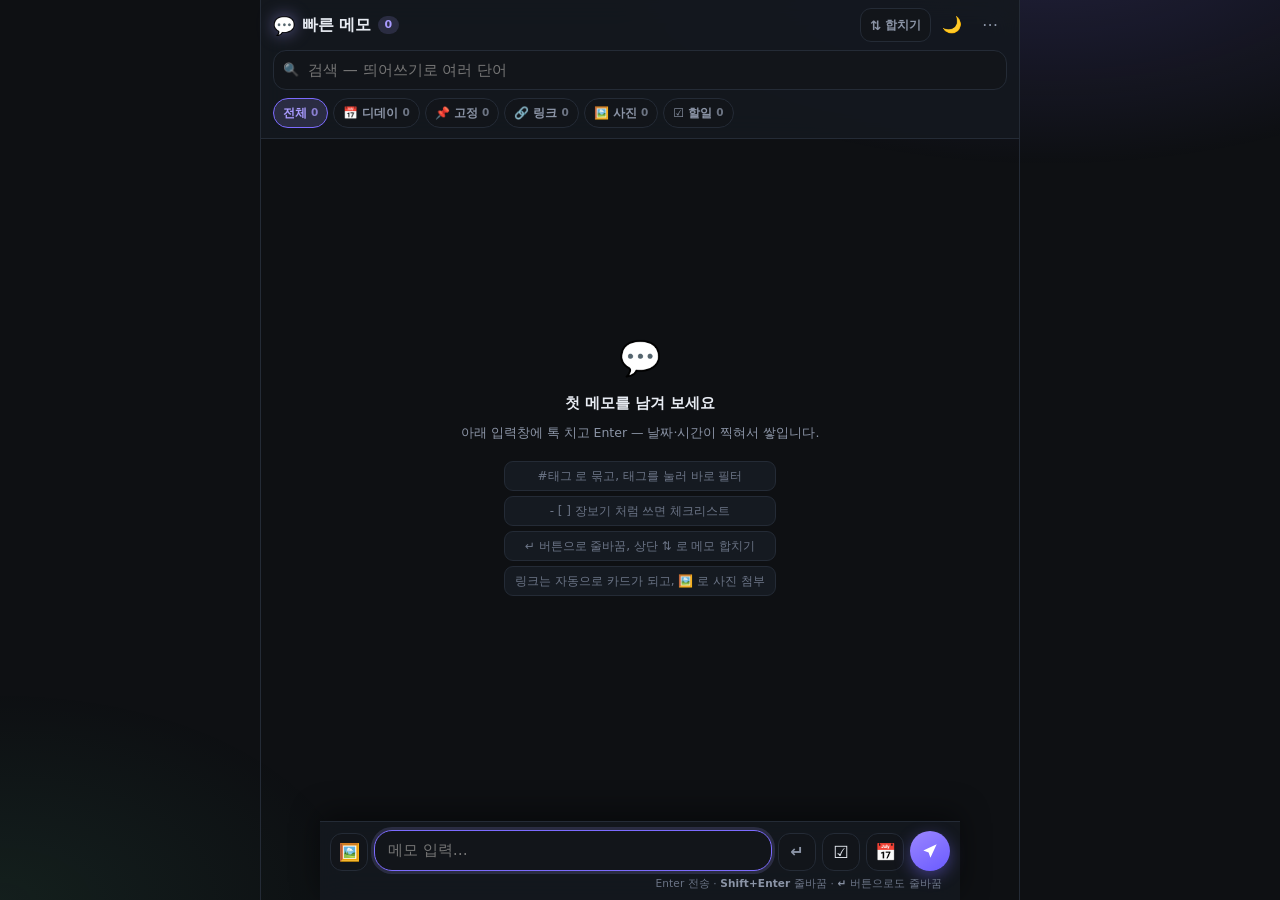
<file: index.html>
<!DOCTYPE html>
<html lang="ko" data-theme="dark">
<head>
<meta charset="UTF-8" />
<meta name="viewport" content="width=device-width, initial-scale=1.0, viewport-fit=cover, maximum-scale=1" />
<title>빠른 메모 — 채팅처럼 초고속 메모</title>
<meta name="description" content="카톡 '나에게 쓰기' 대신 쓰는 채팅형 초고속 메모장. 실시간 검색·태그·사진·할일·백업, 폰 안에만 저장." />
<meta name="theme-color" content="#0e1013" />
<meta name="apple-mobile-web-app-capable" content="yes" />
<meta name="apple-mobile-web-app-status-bar-style" content="black-translucent" />
<meta name="apple-mobile-web-app-title" content="빠른 메모" />
<meta name="mobile-web-app-capable" content="yes" />
<link rel="manifest" href="manifest.webmanifest" />
<link rel="icon" href="icons/icon-192.png" sizes="192x192" />
<link rel="apple-touch-icon" href="icons/icon-180.png" />
<link rel="stylesheet" href="styles.css?v=10" />
</head>
<body>
<div class="app" id="app">

  <header class="topbar">
    <div class="toprow">
      <div class="brand">
        <span class="logo">💬</span>
        <span class="brandname">빠른 메모</span>
        <span class="badge" id="totalBadge">0</span>
      </div>
      <div class="topbtns">
        <button class="iconbtn mergebtn" id="btnMerge" title="메모 합치기" aria-label="메모 합치기"><span class="mi">⇅</span><span class="mlabel">합치기</span></button>
        <button class="iconbtn" id="btnTheme" title="테마 전환" aria-label="테마 전환">🌙</button>
        <button class="iconbtn" id="btnMenu" title="더보기" aria-label="더보기">⋯</button>
      </div>
    </div>

    <div class="searchbox">
      <span class="sicon" aria-hidden="true">🔍</span>
      <input id="q" type="text" inputmode="search" placeholder="검색 — 띄어쓰기로 여러 단어" autocomplete="off" autocorrect="off" spellcheck="false" enterkeyhint="search" />
      <span class="qcount" id="qcount"></span>
      <button class="qclear" id="qclear" aria-label="검색 지우기" hidden>✕</button>
    </div>

    <div class="chips" id="chips" role="tablist" aria-label="빠른 필터"></div>

    <div class="ddaybanner" id="ddayBanner" role="button" tabindex="0" aria-label="가장 가까운 디데이 메모로 이동" hidden></div>
  </header>

  <main class="list" id="list" aria-live="polite"></main>

  <button class="jump" id="jumpBottom" hidden>↓ 최신</button>

  <div class="toast" id="toast" role="status" hidden>
    <span class="toast-msg" id="toastMsg"></span>
    <button class="toast-act" id="toastAct">실행취소</button>
  </div>

  <footer class="composer" id="composer">
    <div class="editbar" id="editbar" hidden>
      <span>✏️ 수정 중</span>
      <button id="editCancel">취소</button>
    </div>
    <div class="mergebar" id="mergebar" hidden>
      <div class="mrow1">
        <b id="mergeCount">0개 선택</b>
        <label class="mtoggle"><input type="checkbox" id="mergeDelOrig" checked /><span>원본 삭제</span></label>
      </div>
      <button class="mergego" id="mergeGo" disabled>선택한 0개 합치기</button>
    </div>
    <div class="ddaychip" id="ddayChip" hidden>
      <span id="ddayChipText">📅</span>
      <button id="ddayChipClear" type="button" aria-label="디데이 취소">✕</button>
    </div>
    <div class="attach" id="attach" hidden>
      <img id="attachImg" alt="첨부 미리보기" />
      <button id="attachRemove" aria-label="첨부 취소">✕</button>
    </div>
    <div class="inputrow">
      <button class="cbtn" id="btnPhoto" title="사진 첨부" aria-label="사진 첨부">🖼️</button>
      <textarea id="input" rows="1" placeholder="메모 입력…" enterkeyhint="send" autocapitalize="sentences" spellcheck="false" autocorrect="off"></textarea>
      <button class="cbtn nl" id="btnNewline" title="줄바꿈 (Shift+Enter)" aria-label="줄바꿈">↵</button>
      <button class="cbtn" id="btnTodo" title="할일 추가" aria-label="할일 추가">☑️</button>
      <button class="cbtn dbtn" id="btnDday" title="디데이 날짜" aria-label="디데이 날짜 지정">📅</button>
      <button class="send" id="btnSend" title="전송" aria-label="전송">
        <svg viewBox="0 0 24 24" width="20" height="20" aria-hidden="true"><path d="M4 11.5 20 4l-7.5 16-2.2-6.3L4 11.5Z" fill="currentColor"/></svg>
      </button>
    </div>
    <div class="inputhint" id="inputhint">Enter 전송 · <b>Shift+Enter</b> 줄바꿈 · <b>↵</b> 버튼으로도 줄바꿈</div>
    <input type="date" id="ddayInput" class="ddaypick" tabindex="-1" aria-hidden="true" />
    <input type="file" id="fileInput" accept="image/*" hidden />
    <input type="file" id="importInput" accept="application/json,.json" hidden />
  </footer>
</div>

<div class="lightbox" id="lightbox" hidden><img id="lightboxImg" alt="" /></div>

<div class="sheetback" id="sheetback" hidden></div>
<div class="sheet" id="sheet" hidden>
  <div class="sheet-grab"></div>
  <h2>더보기</h2>
  <button class="sheetitem" data-act="export"><span>💾</span><div><b>JSON 백업 내보내기</b><small>메모·사진 전부 파일 하나로</small></div></button>
  <button class="sheetitem" data-act="import"><span>📥</span><div><b>JSON 가져오기</b><small>백업 파일 합치기 (중복은 건너뜀)</small></div></button>
  <button class="sheetitem" data-act="trash"><span>🗑️</span><div><b>휴지통</b><small id="trashCount">삭제한 메모 복원·완전삭제</small></div></button>
  <button class="sheetitem" data-act="banner"><span>📅</span><div><b>디데이 배너</b><small id="bannerState">가장 가까운 디데이를 상단에 표시</small></div></button>
  <button class="sheetitem" data-act="theme"><span>🎨</span><div><b>테마 전환</b><small>다크 ↔ 라이트</small></div></button>
  <div class="sheetinfo" id="sheetInfo">저장 위치: 이 브라우저 안 (서버 전송 없음)</div>
  <button class="sheetclose" id="sheetClose">닫기</button>
</div>

<script src="app.js?v=10"></script>
</body>
</html>
</file>
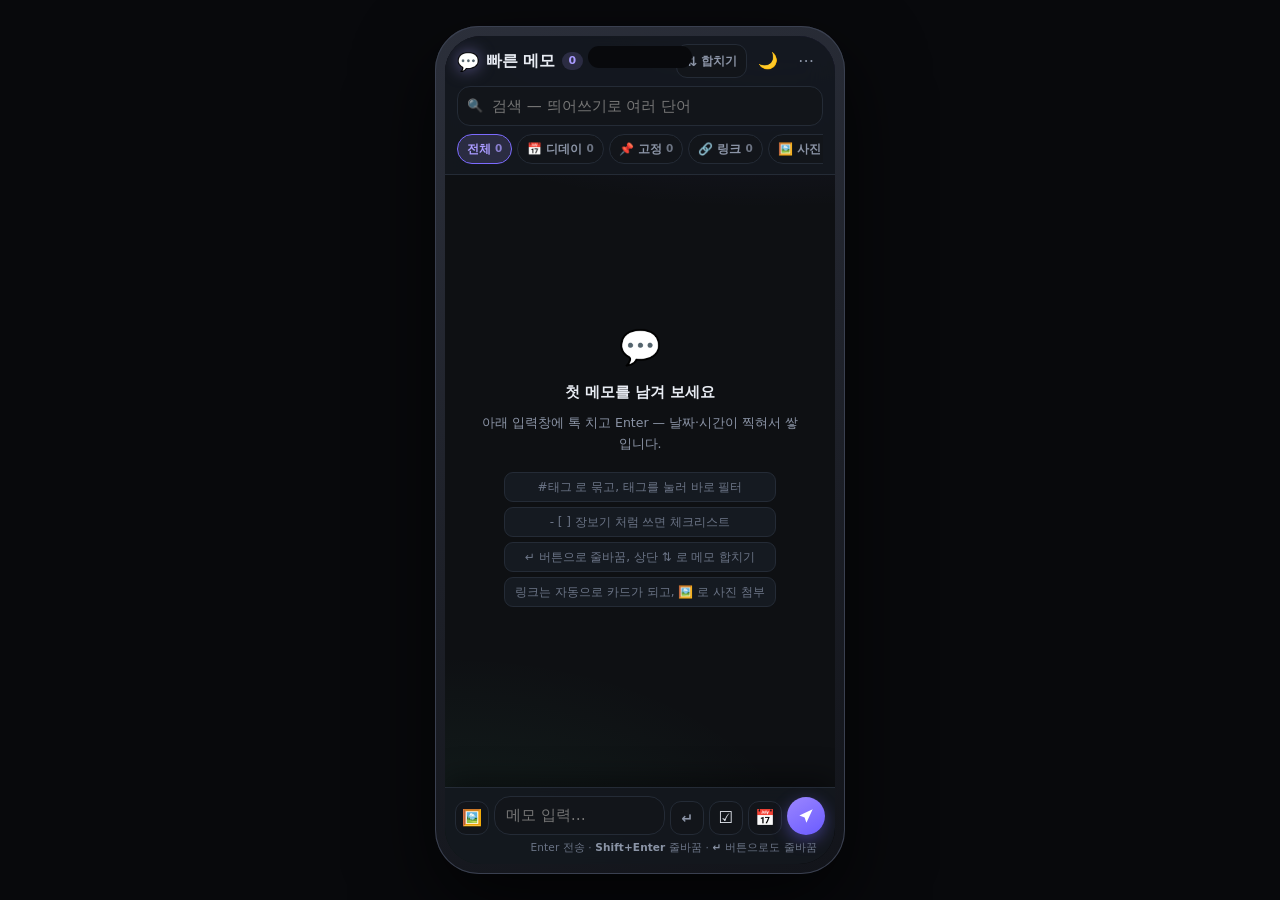
<file: _preview.html>
<!DOCTYPE html>
<html lang="ko">
<head>
<meta charset="utf-8" />
<title>미리보기</title>
<style>
  html,body{margin:0;height:100%;background:#08090c;display:grid;place-items:center;font-family:system-ui,sans-serif}
  .phone{width:390px;height:828px;border-radius:44px;padding:10px;background:linear-gradient(160deg,#2b2f3a,#12141a);box-shadow:0 30px 80px rgba(0,0,0,.7), 0 0 0 1px #3a4050 inset}
  .screen{width:100%;height:100%;border-radius:36px;overflow:hidden;background:#0e1013;position:relative}
  iframe{width:100%;height:100%;border:0;display:block}
  .notch{position:absolute;top:10px;left:50%;transform:translateX(-50%);width:104px;height:22px;border-radius:20px;background:#08090c;z-index:5}
</style>
</head>
<body>
<div class="phone"><div class="screen"><div class="notch"></div><iframe src="./" title="빠른 메모 미리보기"></iframe></div></div>
</body>
</html>
</file>
<file: styles.css>
/* ===== 빠른 메모 — 채팅형 초고속 메모장 ===== */
:root {
  --bg: #0e1013;
  --bg2: #12151a;
  --panel: rgba(20, 24, 31, .92);
  --panel-solid: #151a21;
  --bubble: #1e2532;
  --bubble-me: linear-gradient(160deg, #2a2f52, #23304a);
  --line: #242b36;
  --text: #e8ecf3;
  --muted: #8b94a6;
  --muted2: #6b7486;
  --accent: #a99bff;
  --accent-solid: #7c6bff;
  --accent-soft: rgba(169, 155, 255, .16);
  --yellow: #ffd75e;
  --hl0: rgba(255, 206, 60, .32);
  --hl1: rgba(169, 155, 255, .40);
  --hl2: rgba(94, 234, 170, .28);
  --hl3: rgba(96, 180, 255, .30);
  --danger: #ff6b81;
  --ok: #4ade80;
  --dday-soon-txt: #ffc04a;
  --dday-today-txt: #ff8296;
  --shadow: 0 -8px 30px rgba(0, 0, 0, .45);
  --radius: 16px;
  --safe-b: env(safe-area-inset-bottom, 0px);
  --safe-t: env(safe-area-inset-top, 0px);
}
html[data-theme="light"] {
  --bg: #f4f5f8;
  --bg2: #ffffff;
  --panel: rgba(255, 255, 255, .92);
  --panel-solid: #ffffff;
  --bubble: #ffffff;
  --bubble-me: linear-gradient(160deg, #eae6ff, #e2ebff);
  --line: #e4e7ee;
  --text: #1a1d24;
  --muted: #6b7280;
  --muted2: #9096a3;
  --accent: #6d5bff;
  --accent-solid: #6d5bff;
  --accent-soft: rgba(109, 91, 255, .12);
  --yellow: #b8860b;
  --hl0: rgba(255, 214, 92, .65);
  --hl1: rgba(179, 164, 255, .55);
  --hl2: rgba(74, 222, 128, .40);
  --hl3: rgba(96, 180, 255, .40);
  --shadow: 0 -8px 24px rgba(20, 26, 40, .08);
  --dday-soon-txt: #a86800;
  --dday-today-txt: #d92b45;
}

* { box-sizing: border-box; -webkit-tap-highlight-color: transparent; }
html, body { height: 100%; }
body {
  margin: 0;
  background: var(--bg);
  color: var(--text);
  font-family: system-ui, -apple-system, "Apple SD Gothic Neo", "Malgun Gothic", "Noto Sans KR", sans-serif;
  font-size: 15px;
  line-height: 1.5;
  overscroll-behavior-y: none;
  -webkit-font-smoothing: antialiased;
}
button { font: inherit; color: inherit; background: none; border: 0; cursor: pointer; }
input, textarea { font: inherit; color: inherit; }
b { font-weight: 700; }

/* subtle background glow */
body::before {
  content: "";
  position: fixed; inset: 0;
  background:
    radial-gradient(700px 340px at 82% -8%, rgba(124, 107, 255, .18), transparent 70%),
    radial-gradient(520px 300px at 0% 100%, rgba(94, 234, 170, .07), transparent 70%);
  pointer-events: none;
  z-index: 0;
}

.app { position: relative; z-index: 1; display: flex; flex-direction: column; height: 100dvh; }

/* ===== 상단 고정 (브랜드 + 검색 + 칩) ===== */
.topbar {
  position: sticky; top: 0; z-index: 30;
  padding: calc(var(--safe-t) + 8px) 12px 6px;
  background: var(--panel);
  backdrop-filter: blur(14px) saturate(140%);
  -webkit-backdrop-filter: blur(14px) saturate(140%);
  border-bottom: 1px solid var(--line);
}
.toprow { display: flex; align-items: center; justify-content: space-between; gap: 8px; }
.brand { display: flex; align-items: center; gap: 7px; min-width: 0; }
.logo { font-size: 18px; filter: drop-shadow(0 0 8px rgba(169,155,255,.5)); }
.brandname { font-weight: 800; letter-spacing: -.2px; font-size: 16px; }
.badge {
  font-size: 11px; font-weight: 700; color: var(--accent);
  background: var(--accent-soft); padding: 1px 7px; border-radius: 999px;
}
.topbtns { display: flex; gap: 4px; align-items: center; }
.iconbtn {
  width: 34px; height: 34px; border-radius: 11px; font-size: 16px;
  display: grid; place-items: center; color: var(--muted);
  transition: background .15s, color .15s;
}
.iconbtn:hover, .iconbtn:active { background: var(--accent-soft); color: var(--text); }
.iconbtn.mergebtn {
  width: auto; padding: 0 9px; gap: 4px; display: flex; align-items: center;
  font-size: 12px; font-weight: 700; background: var(--bg2);
  border: 1px solid var(--line); color: var(--muted);
}
.iconbtn.mergebtn .mi { font-size: 13px; line-height: 1; }
.iconbtn.mergebtn.on { background: var(--accent-soft); border-color: var(--accent-solid); color: var(--accent); }

.searchbox {
  margin-top: 8px; display: flex; align-items: center; gap: 7px;
  background: var(--bg2); border: 1px solid var(--line);
  border-radius: 13px; padding: 0 9px; height: 40px;
  transition: border-color .15s, box-shadow .15s;
}
.searchbox:focus-within { border-color: var(--accent-solid); box-shadow: 0 0 0 3px var(--accent-soft); }
.sicon { font-size: 13px; opacity: .7; }
#q {
  flex: 1; min-width: 0; height: 100%; border: 0; background: none; outline: none;
  font-size: 15px; -webkit-appearance: none;
}
#q::-webkit-search-cancel-button { display: none; }
.qcount { font-size: 11.5px; font-weight: 700; color: var(--accent); white-space: nowrap; padding-right: 4px; }
.qclear {
  flex: none;
  width: 22px; height: 22px; border-radius: 50%; display: grid; place-items: center;
  background: var(--line); color: var(--muted); font-size: 11px;
}

.chips {
  display: flex; gap: 5px; overflow-x: auto; padding: 8px 0 4px;
  scrollbar-width: none; -ms-overflow-style: none;
}
.chips::-webkit-scrollbar { display: none; }
.chip {
  flex: none; display: inline-flex; align-items: center; gap: 4px;
  padding: 5px 9px; border-radius: 999px;
  background: var(--bg2); border: 1px solid var(--line);
  font-size: 12px; font-weight: 600; color: var(--muted);
  white-space: nowrap; transition: all .14s;
}
.chip:active { transform: scale(.96); }
.chip.on { background: var(--accent-soft); border-color: var(--accent-solid); color: var(--accent); }
.chip .n { font-size: 10.5px; opacity: .75; font-weight: 700; }

/* ===== 상단 고정 디데이 배너 ===== */
.ddaybanner {
  display: flex; align-items: center; gap: 6px; min-width: 0;
  margin: 4px 0 2px; padding: 5px 5px 5px 10px; border-radius: 11px;
  background: var(--accent-soft); border: 1px solid rgba(169, 155, 255, .32);
  font-size: 12.5px; font-weight: 700; color: var(--accent);
  cursor: pointer; overflow: hidden;
  transition: background .15s, border-color .15s;
  animation: pop .18s ease-out;
}
.ddaybanner:active { transform: scale(.995); }
.ddaybanner:focus-visible { outline: 2px solid var(--accent-solid); outline-offset: 1px; }
.ddaybanner .db-dday { flex: none; font-size: 12.5px; font-weight: 800; letter-spacing: .2px; }
.ddaybanner .db-title {
  flex: 1 1 auto; min-width: 0; font-weight: 700; color: var(--text);
  overflow: hidden; text-overflow: ellipsis; white-space: nowrap;
}
.ddaybanner .db-date { flex: none; font-size: 11px; font-weight: 700; opacity: .7; }
.ddaybanner .db-more {
  flex: none; font-size: 10.5px; font-weight: 800; padding: 0 5px; border-radius: 6px;
  background: rgba(127, 127, 127, .22); color: inherit;
}
.ddaybanner .dbx {
  flex: none; width: 22px; height: 22px; border-radius: 50%; display: grid; place-items: center;
  font-size: 10px; color: inherit; background: rgba(127, 127, 127, .16);
}
.ddaybanner .dbx:active { background: rgba(127, 127, 127, .3); }
.ddaybanner.soon { background: rgba(255, 176, 32, .13); border-color: rgba(255, 176, 32, .42); color: var(--dday-soon-txt); }
.ddaybanner.today { background: rgba(255, 93, 115, .14); border-color: rgba(255, 93, 115, .46); color: var(--dday-today-txt); }
.ddaybanner.past { background: var(--bg2); border-color: var(--line); color: var(--muted); }
.ddaybanner.past .db-title { color: var(--muted); }

/* ===== 리스트 ===== */
.list {
  flex: 1; overflow-y: auto; padding: 10px 12px calc(120px + var(--safe-b));
  display: flex; flex-direction: column; gap: 8px;
  scroll-behavior: smooth; scrollbar-width: none;
}
.list::-webkit-scrollbar { display: none; }
.daysep {
  position: relative; z-index: 2; align-self: center;
  margin: 10px 0 4px; padding: 3px 12px; border-radius: 999px;
  background: var(--panel-solid); border: 1px solid var(--line);
  font-size: 11.5px; font-weight: 700; color: var(--muted); letter-spacing: .2px;
}
.sectionhead {
  align-self: flex-start; margin: 4px 0 0; font-size: 11.5px; font-weight: 800;
  color: var(--accent); letter-spacing: .3px;
}
.sectionhead + .msg { margin-top: 0; }

.msg {
  display: flex; align-items: flex-end; gap: 6px; justify-content: flex-end;
  position: relative;
  animation: pop .18s ease-out;
}
@keyframes pop { from { opacity: 0; transform: translateY(6px) scale(.99); } to { opacity: 1; transform: none; } }
.msg .time {
  font-size: 10.5px; color: var(--muted2); white-space: nowrap;
  margin-bottom: 4px; display: flex; flex-direction: column; align-items: flex-end; gap: 1px;
}
.msg .flags { font-size: 10px; }

.bubblewrap { max-width: 86%; display: flex; flex-direction: column; gap: 5px; min-width: 0; }
.bubble {
  position: relative;
  background: var(--bubble-me);
  border: 1px solid rgba(169, 155, 255, .18);
  border-radius: 16px 16px 5px 16px;
  padding: 9px 12px;
  font-size: 14.5px; line-height: 1.55;
  word-break: break-word; overflow-wrap: anywhere;
  box-shadow: 0 2px 10px rgba(0, 0, 0, .18);
}
html[data-theme="light"] .bubble { border-color: #d9d3ff; box-shadow: 0 1px 4px rgba(30, 30, 60, .06); }
.bubble.pinned { border-color: var(--accent-solid); box-shadow: 0 0 0 1px var(--accent-soft), 0 4px 14px rgba(124,107,255,.18); }
.bubble p { margin: 0; }
.bubble p + p { margin-top: 3px; }
.bubble .txt p { white-space: pre-wrap; }
.txt a, .linkline a { color: #9fc4ff; text-decoration: underline; text-underline-offset: 2px; word-break: break-all; }
html[data-theme="light"] .txt a { color: #2d5ec7; }

mark.hl0 { background: var(--hl0); color: inherit; border-radius: 3px; padding: 0 1px; }
mark.hl1 { background: var(--hl1); color: inherit; border-radius: 3px; padding: 0 1px; }
mark.hl2 { background: var(--hl2); color: inherit; border-radius: 3px; padding: 0 1px; }
mark.hl3 { background: var(--hl3); color: inherit; border-radius: 3px; padding: 0 1px; }

/* 태그 */
.tagchip {
  display: inline-block; padding: 0 6px; margin: 1px 1px;
  border-radius: 7px; background: var(--accent-soft); color: var(--accent);
  font-size: 13px; font-weight: 700; line-height: 1.5;
}
.tagchip:active { transform: scale(.96); }

/* 링크 카드 */
.linkcard {
  display: flex; align-items: center; gap: 9px;
  margin-top: 7px; padding: 8px 10px; border-radius: 12px;
  background: rgba(255, 255, 255, .05); border: 1px solid rgba(255, 255, 255, .08);
  text-decoration: none; color: inherit; max-width: 100%;
}
html[data-theme="light"] .linkcard { background: #f2f4fb; border-color: #e0e4f2; }
.linkcard:active { transform: scale(.99); }
.linkcard .ic {
  flex: none; width: 30px; height: 30px; border-radius: 9px;
  display: grid; place-items: center; font-size: 15px; background: var(--accent-soft);
}
.linkcard .lcinfo { min-width: 0; }
.linkcard .lchost { font-size: 11px; color: var(--muted); font-weight: 700; letter-spacing: .2px; }
.linkcard .lcpath {
  font-size: 12.5px; overflow: hidden; text-overflow: ellipsis; white-space: nowrap;
  max-width: 52vw; color: var(--text);
}

/* 사진 */
.imgrid { margin-top: 7px; display: flex; flex-direction: column; gap: 4px; }
.imgrid.multi { display: grid; grid-template-columns: 1fr 1fr; }
.thumb {
  margin-top: 7px; border-radius: 12px; overflow: hidden; line-height: 0;
  border: 1px solid rgba(255, 255, 255, .08);
}
.imgrid > .thumb { margin-top: 0; }
.thumb img { width: 100%; max-height: 260px; object-fit: cover; display: block; }
.imgrid.multi .thumb img { max-height: 160px; }

/* 할일 */
.todo {
  display: flex; align-items: flex-start; gap: 8px; padding: 2px 0;
}
.todo + .todo { margin-top: 1px; }
.todo input {
  appearance: none; -webkit-appearance: none; flex: 0 0 auto;
  width: 19px; height: 19px; margin: 2px 0 0; border-radius: 6px;
  border: 1.6px solid var(--muted2); background: transparent; position: relative;
  cursor: pointer; transition: all .14s;
}
.todo input:checked { background: var(--accent-solid); border-color: var(--accent-solid); }
.todo input:checked::after {
  content: ""; position: absolute; left: 5px; top: 1.5px; width: 5px; height: 10px;
  border: solid #fff; border-width: 0 2px 2px 0; transform: rotate(42deg);
}
.todo.done .tlabel { color: var(--muted2); text-decoration: line-through; }
.tlabel { flex: 1 1 auto; min-width: 0; white-space: pre-wrap; word-break: break-word; overflow-wrap: anywhere; }

/* 디데이 배지 */
.ddaybadge {
  display: inline-flex; align-items: center; gap: 6px;
  margin: 0 0 6px; padding: 1px 9px 2px; border-radius: 999px;
  font-size: 12px; font-weight: 800; letter-spacing: .2px; line-height: 1.5;
  border: 1px solid transparent; vertical-align: top;
}
.ddaybadge .db-d { font-size: 12.5px; }
.ddaybadge .db-m { font-size: 10.5px; font-weight: 700; opacity: .8; }
.ddaybadge.future { color: var(--accent); background: var(--accent-soft); border-color: rgba(169, 155, 255, .34); }
.ddaybadge.soon {
  color: #241703; background: linear-gradient(150deg, #ffd75e, #ffb020);
  box-shadow: 0 2px 10px rgba(255, 176, 32, .26);
}
.ddaybadge.today {
  color: #fff; background: linear-gradient(150deg, #ff7d92, #ff4d67);
  box-shadow: 0 3px 14px rgba(255, 77, 103, .38);
  animation: ddaypulse 2.4s ease-in-out infinite;
}
@keyframes ddaypulse {
  0%, 100% { box-shadow: 0 3px 14px rgba(255, 77, 103, .3); }
  50% { box-shadow: 0 3px 20px rgba(255, 77, 103, .6); }
}
@media (prefers-reduced-motion: reduce) { .ddaybadge.today { animation: none; } }
.ddaybadge.past { color: var(--muted2); background: transparent; border-color: var(--line); }
button.ddaybadge:active { transform: scale(.97); }

/* 메시지 도구 */
.tools { display: flex; gap: 3px; justify-content: flex-end; flex-wrap: wrap; }
.tools .acts { display: none; gap: 3px; flex-wrap: wrap; justify-content: flex-end; }
.tools.open .acts { display: flex; }
.tools button {
  font-size: 11px; padding: 2px 7px; border-radius: 7px; color: var(--muted2);
  background: var(--panel-solid); border: 1px solid var(--line); line-height: 1.5;
}
.tools button.more { padding: 0 8px; font-size: 14px; line-height: 1.2; }
.tools button.danger { color: var(--danger); }
.tools button:active { color: var(--text); background: var(--accent-soft); }

/* 빈 화면 */
.empty {
  flex: 1; display: flex; flex-direction: column; align-items: center; justify-content: center;
  gap: 8px; color: var(--muted); text-align: center; padding: 40px 20px;
}
.empty .big { font-size: 34px; }
.empty b { color: var(--text); font-size: 15px; }
.empty small { font-size: 12.5px; line-height: 1.7; }
.empty .tips {
  margin-top: 10px; display: flex; flex-direction: column; gap: 5px;
  font-size: 12px; color: var(--muted2);
}
.empty .tips span { background: var(--panel-solid); border: 1px solid var(--line); border-radius: 9px; padding: 5px 10px; }

/* 선택 모드 */
.msg.selmode { padding-left: 34px; cursor: pointer; }
.msg.selmode .selbox {
  position: absolute; left: 0; bottom: 14px;
  width: 24px; height: 24px; border-radius: 50%;
  border: 1.6px solid var(--muted2); background: var(--bg2); color: #fff;
  font-size: 13px; font-weight: 800; line-height: 1;
  display: grid; place-items: center; transition: all .14s;
}
.msg.selmode.selected .selbox { background: var(--accent-solid); border-color: var(--accent-solid); }
.msg.selmode.selected .bubble { border-color: var(--accent-solid); box-shadow: 0 0 0 2px var(--accent-soft); }
.msg.selmode .time { opacity: .5; }
.msg.selmode .todo input { pointer-events: none; }
.msg.selmode .bubble img { cursor: pointer; }

/* 합친 메모 강조 */
.msg.flash .bubble { animation: flash 1.8s ease-out; }
@keyframes flash {
  0% { box-shadow: 0 0 0 3px var(--accent-solid), 0 0 18px rgba(124, 107, 255, .55); }
  100% { box-shadow: 0 2px 10px rgba(0, 0, 0, .18); }
}

/* 최신으로 */
.jump {
  position: fixed; right: 14px; bottom: calc(112px + var(--safe-b)); z-index: 25;
  padding: 7px 13px; border-radius: 999px; font-size: 12px; font-weight: 700;
  background: var(--accent-solid); color: #fff; box-shadow: 0 6px 20px rgba(124, 107, 255, .45);
}

/* 토스트 */
.toast {
  position: fixed; left: 50%; transform: translateX(-50%);
  bottom: calc(104px + var(--safe-b)); z-index: 60;
  display: flex; align-items: center; gap: 10px;
  background: #1b2130; color: #eef1f8; border: 1px solid #2c3444;
  padding: 9px 12px 9px 14px; border-radius: 12px; font-size: 13px;
  box-shadow: 0 10px 30px rgba(0, 0, 0, .5); animation: pop .18s ease-out;
  max-width: calc(100vw - 30px);
}
.toast-msg { min-width: 0; overflow: hidden; text-overflow: ellipsis; white-space: nowrap; }
.toast-act { color: var(--yellow); font-weight: 800; font-size: 13px; flex: none; }

/* ===== 입력창 ===== */
.composer {
  position: fixed; left: 0; right: 0; bottom: 0; z-index: 40;
  padding: 8px 10px calc(8px + var(--safe-b));
  background: var(--panel); backdrop-filter: blur(16px) saturate(140%);
  -webkit-backdrop-filter: blur(16px) saturate(140%);
  border-top: 1px solid var(--line);
  box-shadow: var(--shadow);
}
.editbar {
  display: flex; align-items: center; justify-content: space-between;
  font-size: 12px; font-weight: 700; color: var(--accent);
  padding: 0 4px 6px;
}
.editbar button { font-size: 12px; font-weight: 700; color: var(--muted); padding: 2px 8px; border-radius: 7px; background: var(--line); }
.mergebar { padding: 0 2px 2px; }
.mergebar .mrow1 {
  display: flex; align-items: center; justify-content: space-between; gap: 8px;
  padding: 0 4px 7px; font-size: 12.5px; color: var(--accent);
}
.mergebar .mrow1 b { font-weight: 800; }
.mtoggle { display: flex; align-items: center; gap: 5px; font-size: 11.5px; font-weight: 700; color: var(--muted); white-space: nowrap; }
.mtoggle input {
  appearance: none; -webkit-appearance: none; flex: none;
  width: 17px; height: 17px; margin: 0; border-radius: 5px; position: relative;
  border: 1.6px solid var(--muted2); background: transparent; cursor: pointer;
}
.mtoggle input:checked { background: var(--accent-solid); border-color: var(--accent-solid); }
.mtoggle input:checked::after {
  content: ""; position: absolute; left: 4.5px; top: 1px; width: 4px; height: 9px;
  border: solid #fff; border-width: 0 2px 2px 0; transform: rotate(42deg);
}
.mergego {
  width: 100%; padding: 11px; border-radius: 12px; font-size: 14px; font-weight: 800;
  color: #fff; background: linear-gradient(150deg, #9b86ff, #6a5bff);
  box-shadow: 0 5px 16px rgba(124, 107, 255, .35); transition: transform .12s, opacity .15s;
}
.mergego:active { transform: scale(.985); }
.mergego:disabled { opacity: .38; box-shadow: none; }
.composer.selmode .inputrow, .composer.selmode .attach, .composer.selmode .ddaychip, .composer.selmode .inputhint { display: none; }
/* 입력창 디데이 칩 */
.ddaychip {
  display: flex; align-items: center; gap: 6px; width: fit-content;
  margin: 0 2px 7px; padding: 2px 4px 2px 10px; border-radius: 999px;
  font-size: 12px; font-weight: 700; white-space: nowrap;
  background: var(--accent-soft); border: 1px solid rgba(169, 155, 255, .34); color: var(--accent);
}
.ddaychip.soon { background: rgba(255, 176, 32, .14); border-color: rgba(255, 176, 32, .42); color: var(--dday-soon-txt); }
.ddaychip.today { background: rgba(255, 93, 115, .14); border-color: rgba(255, 93, 115, .46); color: var(--dday-today-txt); }
.ddaychip.past { background: var(--bg2); border-color: var(--line); color: var(--muted); }
.ddaychip button {
  width: 20px; height: 20px; border-radius: 50%; display: grid; place-items: center;
  font-size: 10px; color: inherit; background: rgba(127, 127, 127, .18);
}
.ddaypick {
  position: absolute; left: 2px; bottom: 6px; width: 1px; height: 1px;
  padding: 0; border: 0; opacity: 0;
}
.attach { position: relative; margin: 0 2px 7px; width: fit-content; }
.attach img { height: 68px; border-radius: 11px; display: block; border: 1px solid var(--line); }
.attach button {
  position: absolute; top: -6px; right: -6px; width: 20px; height: 20px; border-radius: 50%;
  background: var(--danger); color: #fff; font-size: 10px; display: grid; place-items: center;
  box-shadow: 0 2px 8px rgba(0, 0, 0, .4);
}
.inputrow { display: flex; align-items: flex-end; gap: 6px; }
.cbtn {
  flex: none; width: 38px; height: 38px; border-radius: 12px; font-size: 17px;
  display: grid; place-items: center; background: var(--bg2); border: 1px solid var(--line);
  transition: transform .12s, background .15s;
}
.cbtn:active { transform: scale(.94); background: var(--accent-soft); }
#input {
  flex: 1; min-width: 0; resize: none; border: 1px solid var(--line);
  background: var(--bg2); border-radius: 18px; padding: 9px 13px;
  font-size: 15px; line-height: 1.45; max-height: 132px; outline: none;
  transition: border-color .15s, box-shadow .15s;
  overflow-y: auto; scrollbar-width: none;
}
#input::-webkit-scrollbar { display: none; }
#input:focus { border-color: var(--accent-solid); box-shadow: 0 0 0 3px var(--accent-soft); }
.send {
  flex: none; width: 40px; height: 40px; border-radius: 50%;
  display: grid; place-items: center; color: #fff;
  background: linear-gradient(150deg, #9b86ff, #6a5bff);
  box-shadow: 0 5px 16px rgba(124, 107, 255, .42);
  transition: transform .12s, opacity .15s;
}
.send:active { transform: scale(.93); }
.send:disabled { opacity: .4; box-shadow: none; }
.cbtn.nl { font-size: 16px; color: var(--muted); font-weight: 700; }
.inputhint {
  display: none; font-size: 10.5px; color: var(--muted2);
  padding: 5px 8px 0; text-align: right; letter-spacing: .1px;
}
.inputhint b { color: var(--muted); font-weight: 700; }
@media (hover: hover) and (pointer: fine) { .inputhint { display: block; } }

/* 라이트박스 */
.lightbox {
  position: fixed; inset: 0; z-index: 90; background: rgba(0, 0, 0, .93);
  display: grid; place-items: center; padding: 16px;
}
.lightbox img { max-width: 100%; max-height: 100%; border-radius: 8px; }

/* 시트 */
.sheetback { position: fixed; inset: 0; z-index: 70; background: rgba(0, 0, 0, .55); backdrop-filter: blur(2px); }
.sheet {
  position: fixed; left: 0; right: 0; bottom: 0; z-index: 80;
  background: var(--panel-solid); border-radius: 20px 20px 0 0;
  border-top: 1px solid var(--line);
  padding: 8px 14px calc(16px + var(--safe-b));
  display: flex; flex-direction: column; gap: 4px;
  animation: up .2s ease-out; max-height: 84dvh; overflow-y: auto;
}
@keyframes up { from { transform: translateY(24px); opacity: .6; } to { transform: none; opacity: 1; } }
.sheet-grab { width: 38px; height: 4px; border-radius: 2px; background: var(--line); margin: 4px auto 8px; }
.sheet h2 { margin: 0 0 6px 4px; font-size: 13px; color: var(--muted); font-weight: 700; }
.sheetitem {
  display: flex; align-items: center; gap: 11px; text-align: left;
  padding: 11px 10px; border-radius: 12px;
}
.sheetitem:active { background: var(--accent-soft); }
.sheetitem span { font-size: 18px; width: 24px; text-align: center; }
.sheetitem div { display: flex; flex-direction: column; }
.sheetitem b { font-size: 14px; font-weight: 700; }
.sheetitem small { font-size: 11.5px; color: var(--muted); }
.sheetinfo { font-size: 11px; color: var(--muted2); padding: 10px 4px 2px; line-height: 1.6; }
.sheetclose {
  margin-top: 6px; padding: 11px; border-radius: 12px; background: var(--bg2);
  border: 1px solid var(--line); font-weight: 700; font-size: 14px;
}
html[hidden], [hidden] { display: none !important; }

@media (min-width: 720px) {
  .app { max-width: 760px; margin: 0 auto; border-left: 1px solid var(--line); border-right: 1px solid var(--line); }
  .composer { max-width: 760px; left: 50%; transform: translateX(-50%); border-radius: 0; }
  .bubblewrap { max-width: 74%; }
}

/* 좁은 폰(390px 안팎)에서 입력창 버튼 5개+전송이 한 줄에 들어가게 */
@media (max-width: 420px) {
  .inputrow { gap: 5px; }
  .cbtn { width: 34px; height: 34px; border-radius: 11px; font-size: 16px; }
  .cbtn.nl { font-size: 14px; }
  .send { width: 38px; height: 38px; }
  #input { padding: 8px 11px; border-radius: 16px; }
  .ddaybanner { font-size: 12px; }
  .ddaybanner .db-dday { font-size: 12px; }
}
</file>
